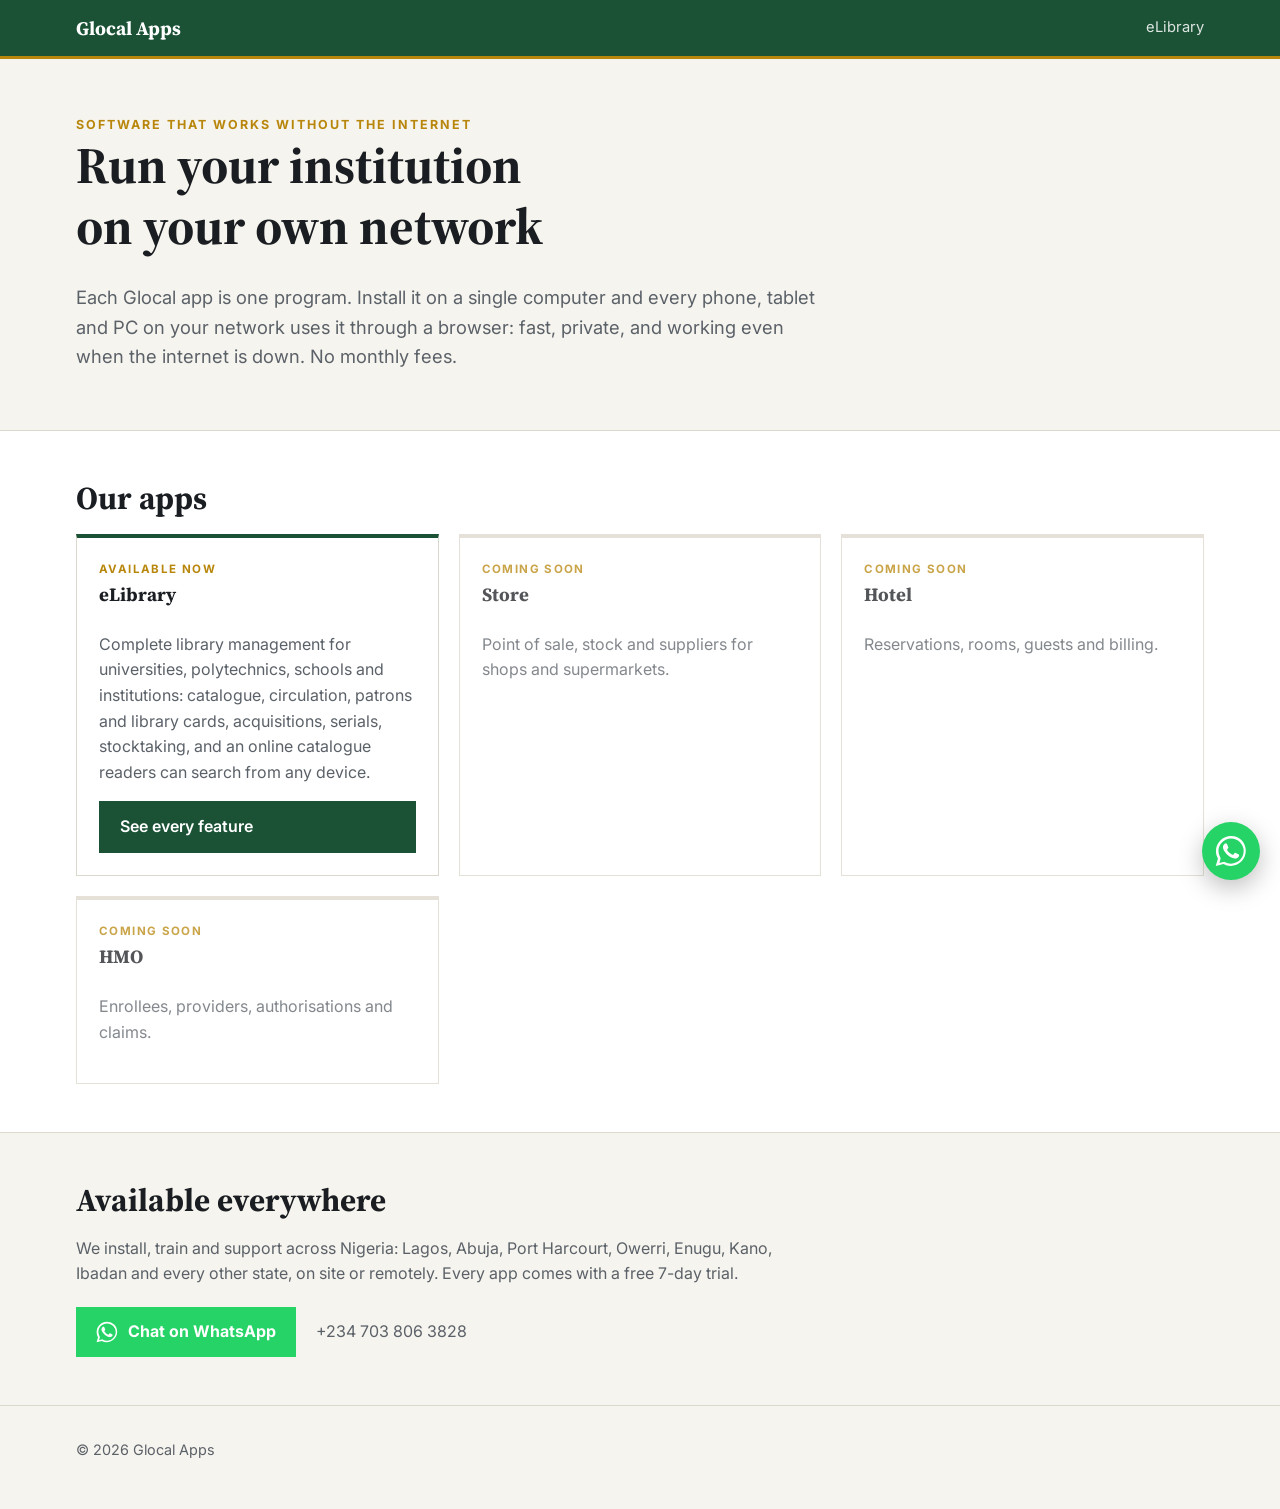
<file: index.html>
<!doctype html>
<html lang="en">
<head>
  <meta charset="utf-8">
  <meta name="viewport" content="width=device-width, initial-scale=1">
  <title>Glocal Apps</title>
  <meta name="description" content="Business software that runs on your own network, with no internet needed: eLibrary and more. Available across Nigeria.">
  <link rel="preconnect" href="https://fonts.googleapis.com">
  <link href="https://fonts.googleapis.com/css2?family=Inter:wght@400;600;700&family=Source+Serif+4:wght@600;700&display=swap" rel="stylesheet">
  <link rel="stylesheet" href="assets/site.css">
</head>
<body>
  <header class="bar">
    <div class="wrap">
      <a class="brand" href="./">Glocal Apps</a>
      <nav><a href="elibrary/">eLibrary</a></nav>
    </div>
  </header>

  <main>
    <section class="hero">
      <div class="wrap">
        <div class="eyebrow">Software that works without the internet</div>
        <h1>Run your institution on your own network</h1>
        <p class="lede">
          Each Glocal app is one program. Install it on a single computer and every phone, tablet and
          PC on your network uses it through a browser: fast, private, and working even when the
          internet is down. No monthly fees.
        </p>
      </div>
    </section>

    <section class="alt">
      <div class="wrap">
        <h2>Our apps</h2>
        <div class="apps">
          <article class="app">
            <span class="tag">Available now</span>
            <h3>eLibrary</h3>
            <p>Complete library management for universities, polytechnics, schools and institutions:
              catalogue, circulation, patrons and library cards, acquisitions, serials, stocktaking,
              and an online catalogue readers can search from any device.</p>
            <a class="btn" href="elibrary/">See every feature</a>
          </article>
          <article class="app soon">
            <span class="tag">Coming soon</span>
            <h3>Store</h3>
            <p>Point of sale, stock and suppliers for shops and supermarkets.</p>
          </article>
          <article class="app soon">
            <span class="tag">Coming soon</span>
            <h3>Hotel</h3>
            <p>Reservations, rooms, guests and billing.</p>
          </article>
          <article class="app soon">
            <span class="tag">Coming soon</span>
            <h3>HMO</h3>
            <p>Enrollees, providers, authorisations and claims.</p>
          </article>
        </div>
      </div>
    </section>

    <section>
      <div class="wrap">
        <h2>Available everywhere</h2>
        <p class="intro">
          We install, train and support across Nigeria: Lagos, Abuja, Port Harcourt, Owerri, Enugu,
          Kano, Ibadan and every other state, on site or remotely. Every app comes with a free
          7-day trial.
        </p>
        <div class="contact">
          <a class="wa" href="https://wa.me/2347038063828?text=Hello%2C%20I%20would%20like%20to%20know%20more%20about%20Glocal%20Apps." target="_blank" rel="noopener"><svg viewBox="0 0 24 24" fill="currentColor" aria-hidden="true"><path d="M17.47 14.38c-.3-.15-1.76-.87-2.03-.97-.27-.1-.47-.15-.67.15-.2.3-.77.97-.94 1.17-.17.2-.35.22-.64.07-.3-.15-1.26-.46-2.4-1.48-.89-.79-1.49-1.77-1.66-2.07-.17-.3-.02-.46.13-.61.13-.13.3-.35.45-.52.15-.17.2-.3.3-.5.1-.2.05-.37-.02-.52-.08-.15-.67-1.62-.92-2.22-.24-.58-.49-.5-.67-.51h-.57c-.2 0-.52.07-.79.37-.27.3-1.04 1.02-1.04 2.48s1.07 2.88 1.21 3.08c.15.2 2.1 3.2 5.08 4.49.71.31 1.26.49 1.69.63.71.22 1.36.19 1.87.12.57-.09 1.76-.72 2.01-1.41.25-.7.25-1.29.17-1.41-.07-.13-.27-.2-.57-.35zM12.05 21.5h-.01a9.4 9.4 0 0 1-4.8-1.32l-.34-.2-3.57.94.95-3.48-.22-.36a9.43 9.43 0 0 1-1.45-5.03c0-5.2 4.24-9.43 9.45-9.43 2.52 0 4.89.98 6.67 2.77a9.37 9.37 0 0 1 2.76 6.67c0 5.2-4.24 9.44-9.44 9.44zm8.03-17.47A11.29 11.29 0 0 0 12.05.7C5.8.7.7 5.78.7 12.04c0 2 .52 3.95 1.52 5.67L.6 23.3l5.73-1.5a11.3 11.3 0 0 0 5.42 1.38h.01c6.25 0 11.34-5.09 11.34-11.34 0-3.03-1.18-5.88-3.32-8.02z"/></svg> Chat on WhatsApp</a>
          <span class="num">+234 703 806 3828</span>
        </div>
      </div>
    </section>
  </main>

  <a class="wa-float" href="https://wa.me/2347038063828?text=Hello%2C%20I%20would%20like%20to%20know%20more%20about%20Glocal%20Apps." target="_blank" rel="noopener" aria-label="Chat with us on WhatsApp" title="Chat with us on WhatsApp"><svg viewBox="0 0 24 24" fill="currentColor" aria-hidden="true"><path d="M17.47 14.38c-.3-.15-1.76-.87-2.03-.97-.27-.1-.47-.15-.67.15-.2.3-.77.97-.94 1.17-.17.2-.35.22-.64.07-.3-.15-1.26-.46-2.4-1.48-.89-.79-1.49-1.77-1.66-2.07-.17-.3-.02-.46.13-.61.13-.13.3-.35.45-.52.15-.17.2-.3.3-.5.1-.2.05-.37-.02-.52-.08-.15-.67-1.62-.92-2.22-.24-.58-.49-.5-.67-.51h-.57c-.2 0-.52.07-.79.37-.27.3-1.04 1.02-1.04 2.48s1.07 2.88 1.21 3.08c.15.2 2.1 3.2 5.08 4.49.71.31 1.26.49 1.69.63.71.22 1.36.19 1.87.12.57-.09 1.76-.72 2.01-1.41.25-.7.25-1.29.17-1.41-.07-.13-.27-.2-.57-.35zM12.05 21.5h-.01a9.4 9.4 0 0 1-4.8-1.32l-.34-.2-3.57.94.95-3.48-.22-.36a9.43 9.43 0 0 1-1.45-5.03c0-5.2 4.24-9.43 9.45-9.43 2.52 0 4.89.98 6.67 2.77a9.37 9.37 0 0 1 2.76 6.67c0 5.2-4.24 9.44-9.44 9.44zm8.03-17.47A11.29 11.29 0 0 0 12.05.7C5.8.7.7 5.78.7 12.04c0 2 .52 3.95 1.52 5.67L.6 23.3l5.73-1.5a11.3 11.3 0 0 0 5.42 1.38h.01c6.25 0 11.34-5.09 11.34-11.34 0-3.03-1.18-5.88-3.32-8.02z"/></svg></a>

  <footer>
    <div class="wrap">© 2026 Glocal Apps</div>
  </footer>
</body>
</html>
</file>
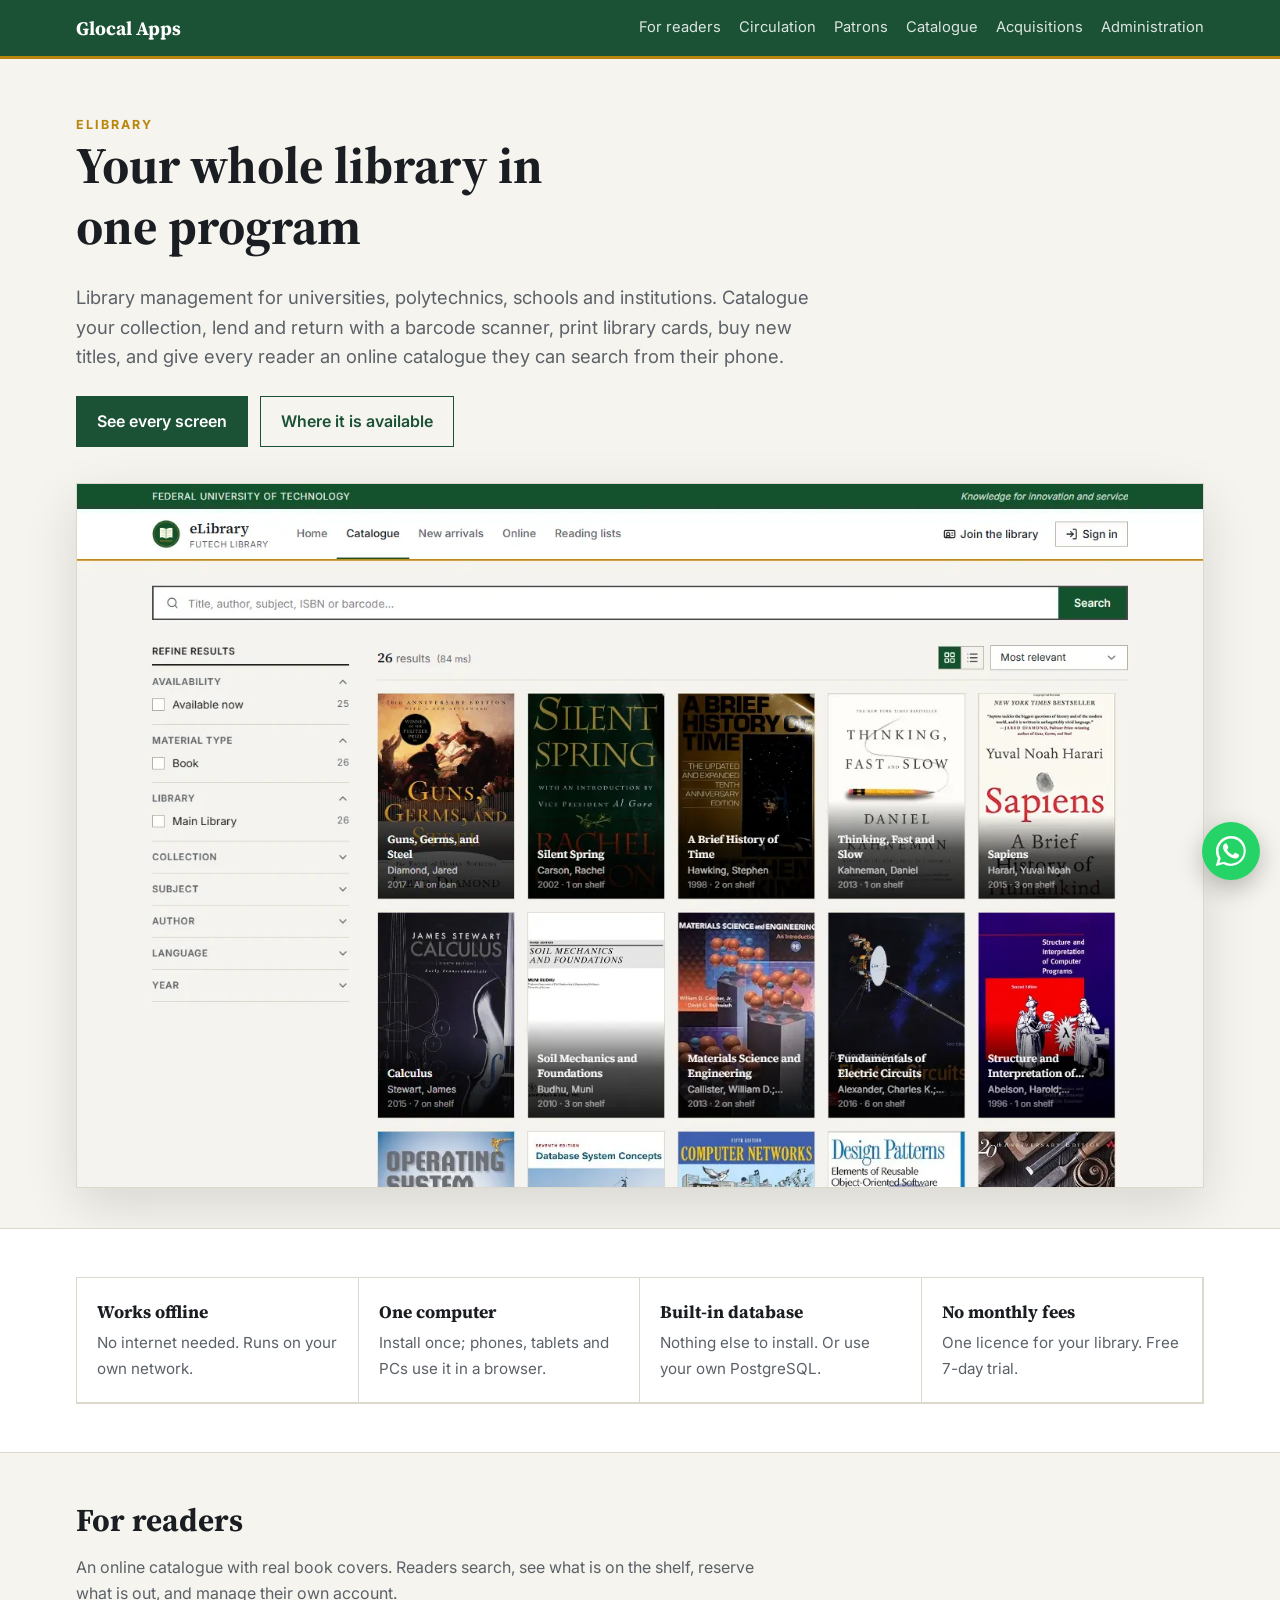
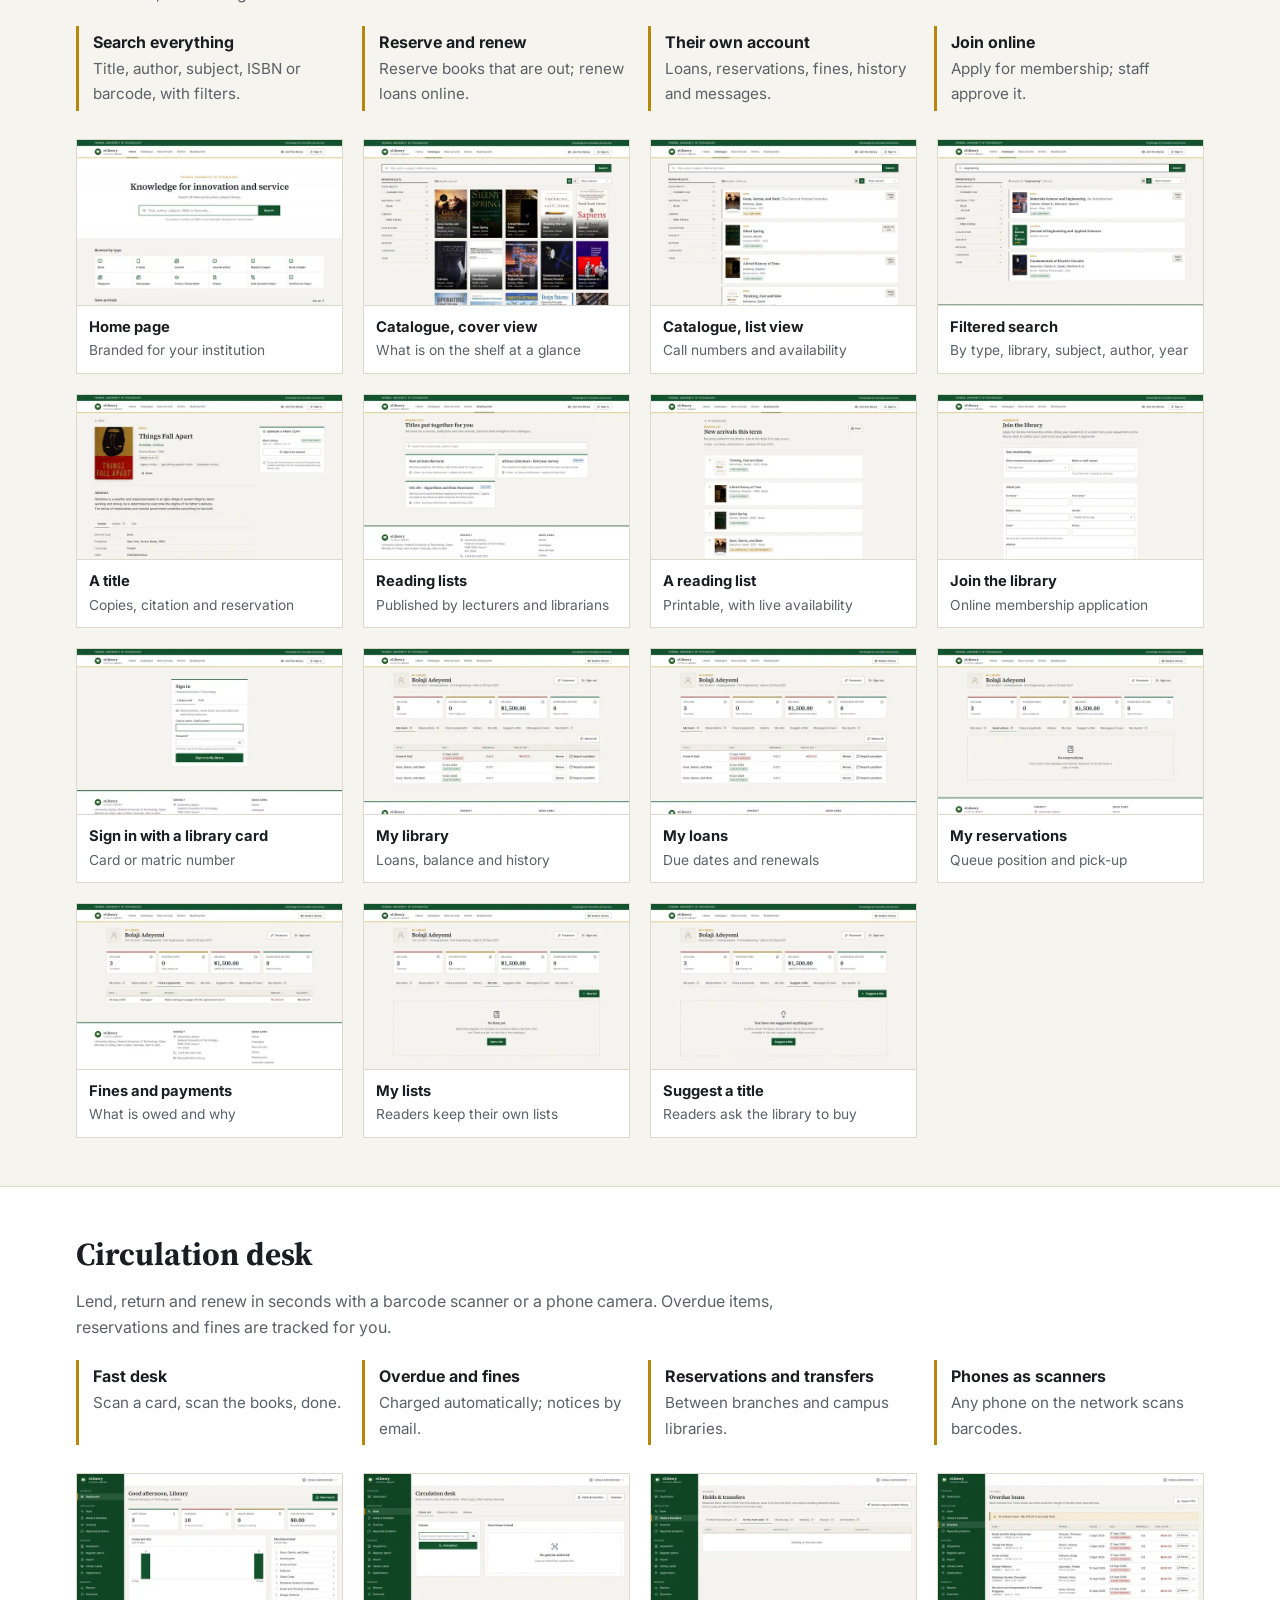
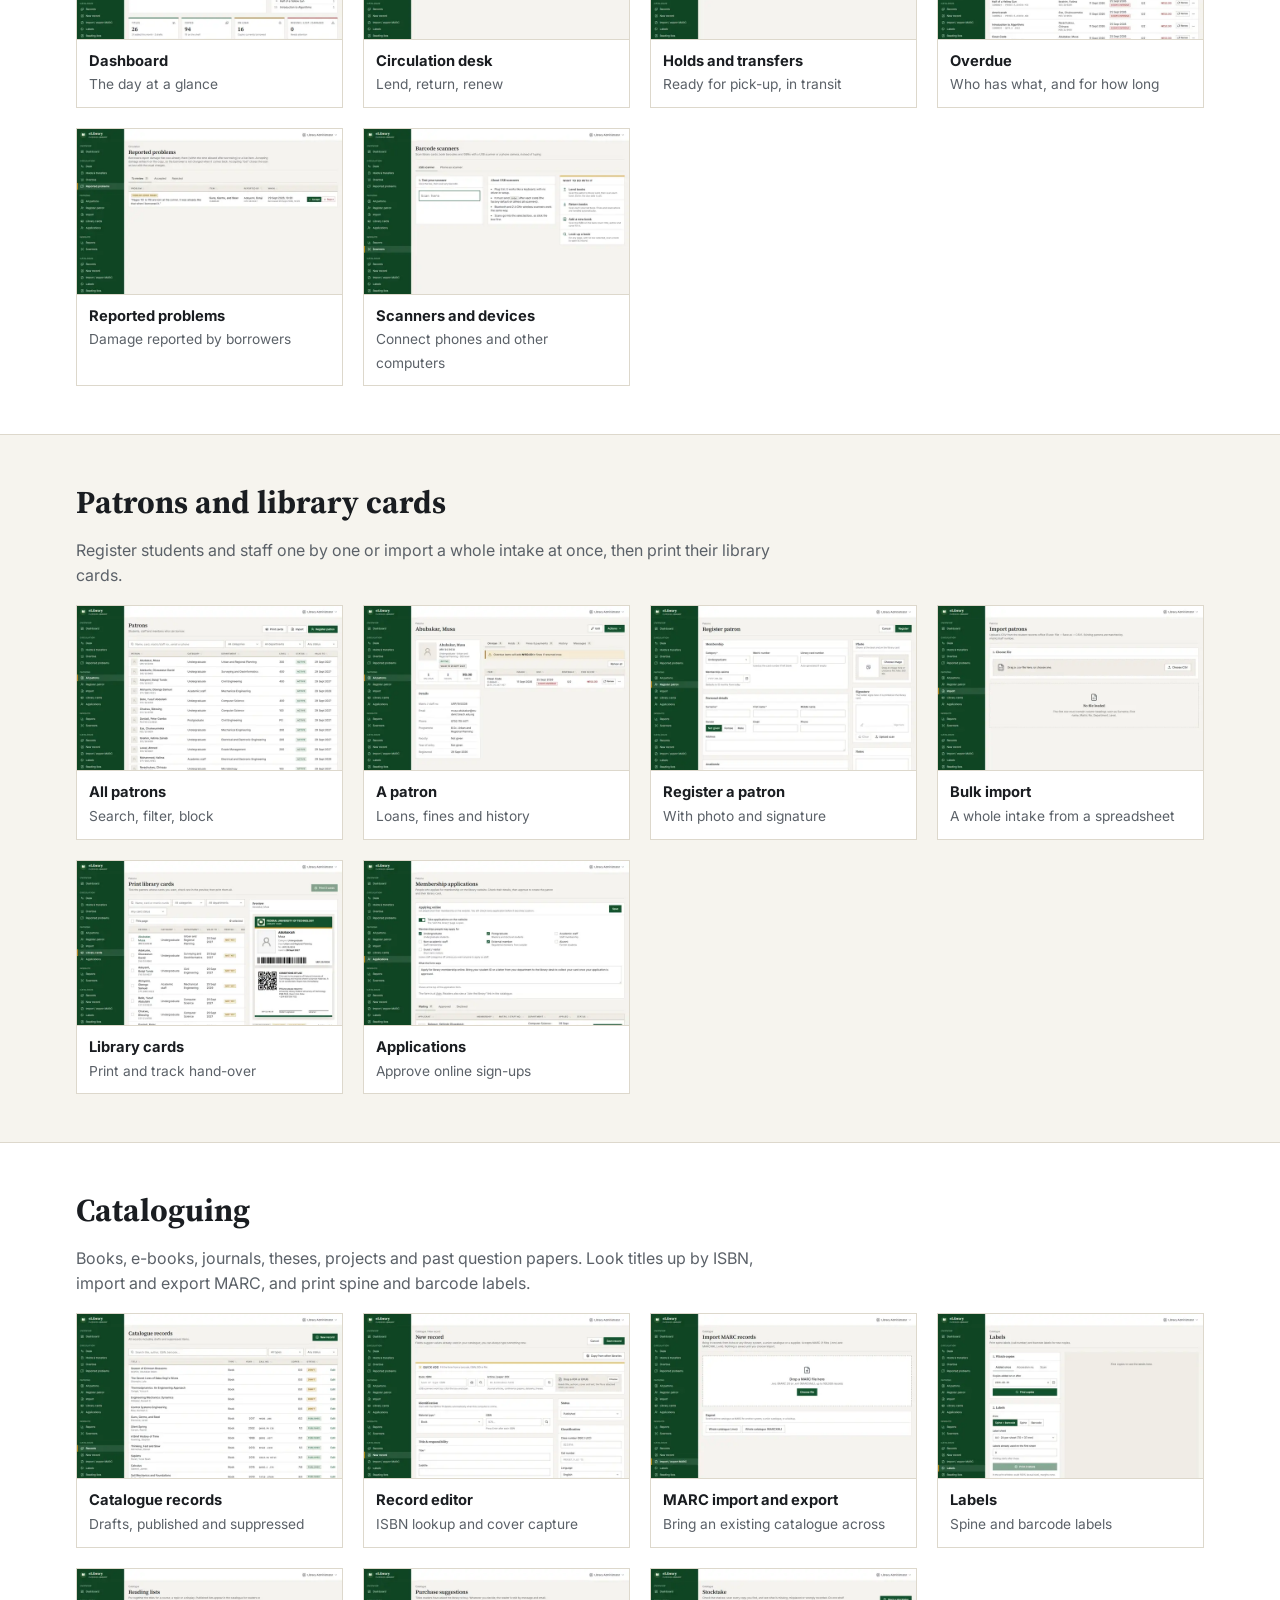
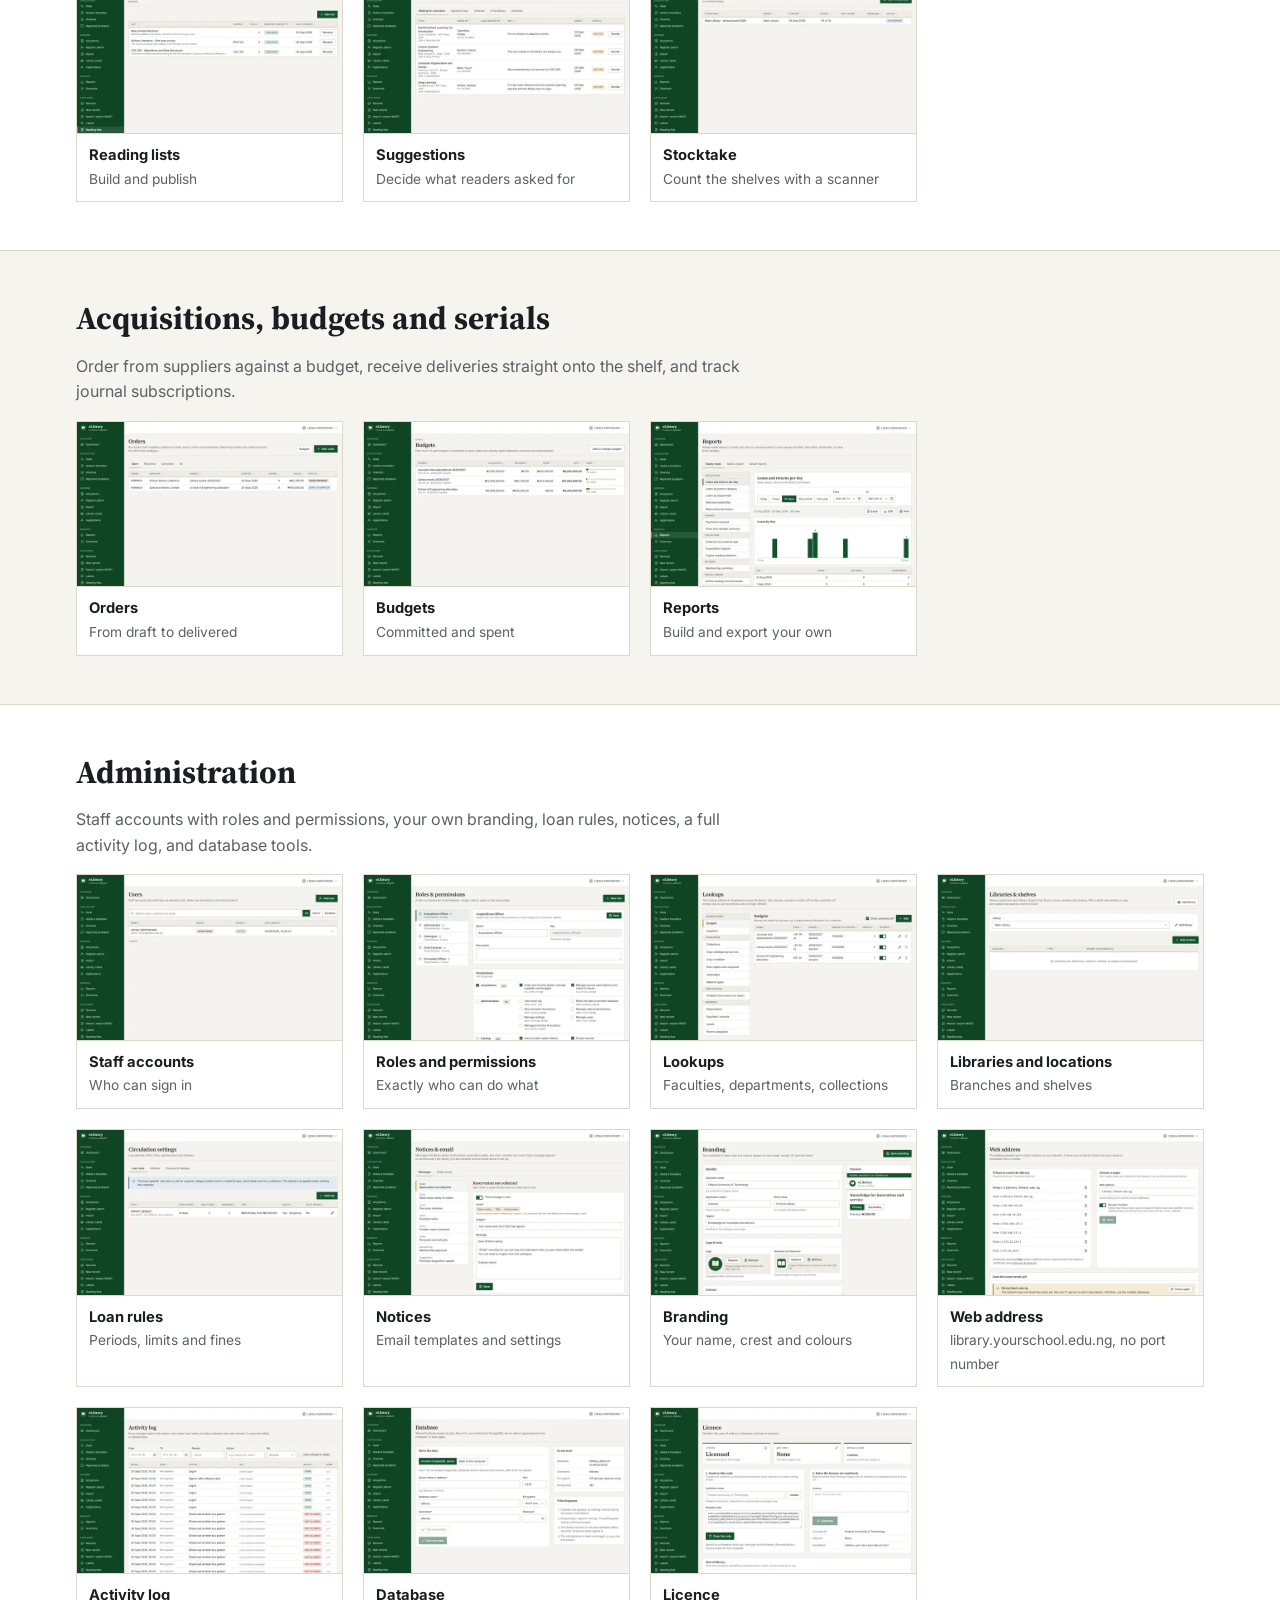
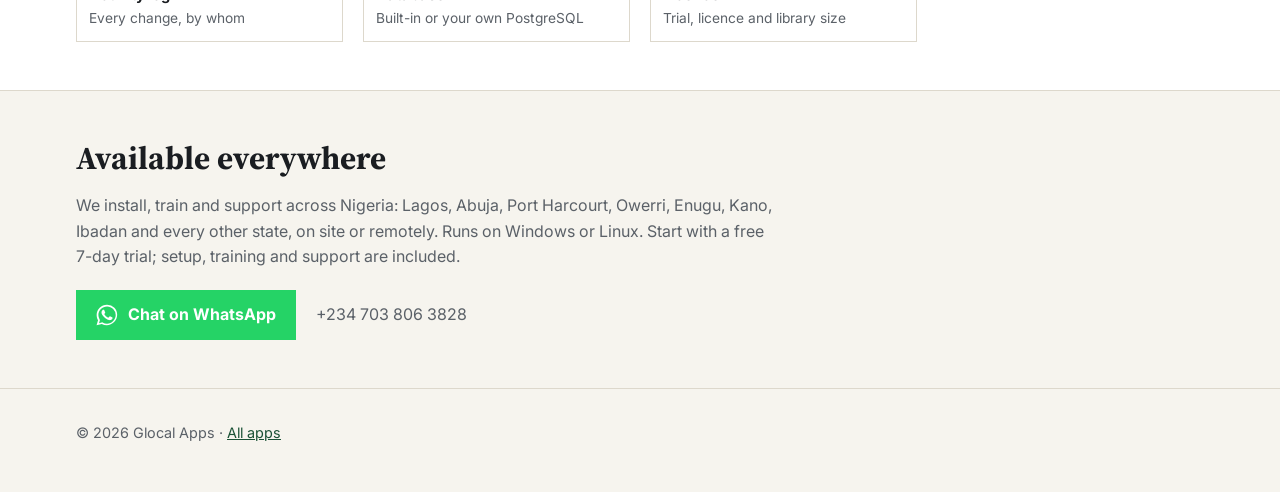
<file: elibrary/index.html>
<!doctype html>
<html lang="en">
<head>
  <meta charset="utf-8">
  <meta name="viewport" content="width=device-width, initial-scale=1">
  <title>eLibrary</title>
  <meta name="description" content="Library management software for universities, polytechnics and schools. Catalogue, circulation, library cards, acquisitions and an online catalogue. Works offline. Available across Nigeria.">
  <meta property="og:title" content="eLibrary: library management that works offline">
  <meta property="og:description" content="Catalogue, circulation, library cards, acquisitions and an online catalogue for readers. Available across Nigeria.">
  <meta property="og:image" content="https://phestplus.github.io/glocal-apps/elibrary/screens/og/01-home.jpg">
  <meta property="og:image:width" content="1200">
  <meta property="og:image:height" content="630">
  <link rel="preconnect" href="https://fonts.googleapis.com">
  <link href="https://fonts.googleapis.com/css2?family=Inter:wght@400;600;700&family=Source+Serif+4:wght@600;700&display=swap" rel="stylesheet">
  <link rel="stylesheet" href="../assets/site.css">
</head>
<body>
  <header class="bar">
    <div class="wrap">
      <a class="brand" href="../">Glocal Apps</a>
      <nav>
        <a href="#readers">For readers</a>
        <a href="#desk">Circulation</a>
        <a href="#patrons">Patrons</a>
        <a href="#catalogue">Catalogue</a>
        <a href="#buying">Acquisitions</a>
        <a href="#admin">Administration</a>
      </nav>
    </div>
  </header>

  <main>
    <section class="hero">
      <div class="wrap">
        <div class="eyebrow">eLibrary</div>
        <h1>Your whole library in one program</h1>
        <p class="lede">
          Library management for universities, polytechnics, schools and institutions. Catalogue
          your collection, lend and return with a barcode scanner, print library cards, buy new
          titles, and give every reader an online catalogue they can search from their phone.
        </p>
        <div class="cta">
          <a class="btn" href="#readers">See every screen</a>
          <a class="btn ghost" href="#available">Where it is available</a>
        </div>
        <img class="hero-shot" src="screens/top/02-search-grid.webp" srcset="screens/top-720/02-search-grid.webp 720w, screens/top/02-search-grid.webp 1440w" sizes="(max-width: 1160px) 100vw, 1128px" alt="The eLibrary catalogue showing books with their covers" width="1440" height="900" fetchpriority="high">
      </div>
    </section>

    <section class="alt">
      <div class="wrap">
        <div class="facts">
          <div class="fact"><b>Works offline</b><span>No internet needed. Runs on your own network.</span></div>
          <div class="fact"><b>One computer</b><span>Install once; phones, tablets and PCs use it in a browser.</span></div>
          <div class="fact"><b>Built-in database</b><span>Nothing else to install. Or use your own PostgreSQL.</span></div>
          <div class="fact"><b>No monthly fees</b><span>One licence for your library. Free 7-day trial.</span></div>
        </div>
      </div>
    </section>

    <section id="readers">
      <div class="wrap">
        <h2>For readers</h2>
        <p class="intro">An online catalogue with real book covers. Readers search, see what is on the shelf, reserve what is out, and manage their own account.</p>
        <ul class="features">
          <li><b>Search everything</b><span>Title, author, subject, ISBN or barcode, with filters.</span></li>
          <li><b>Reserve and renew</b><span>Reserve books that are out; renew loans online.</span></li>
          <li><b>Their own account</b><span>Loans, reservations, fines, history and messages.</span></li>
          <li><b>Join online</b><span>Apply for membership; staff approve it.</span></li>
        </ul>
        <div class="shots">
          <figure class="shot" tabindex="0"><div class="frame"><img loading="lazy" decoding="async" src="screens/thumb/01-home.webp" data-full="screens/full/01-home.webp" width="640" height="400" alt=""></div><figcaption><b>Home page</b><span>Branded for your institution</span></figcaption></figure>
          <figure class="shot" tabindex="0"><div class="frame"><img loading="lazy" decoding="async" src="screens/thumb/02-search-grid.webp" data-full="screens/full/02-search-grid.webp" width="640" height="400" alt=""></div><figcaption><b>Catalogue, cover view</b><span>What is on the shelf at a glance</span></figcaption></figure>
          <figure class="shot" tabindex="0"><div class="frame"><img loading="lazy" decoding="async" src="screens/thumb/03-search-list.webp" data-full="screens/full/03-search-list.webp" width="640" height="400" alt=""></div><figcaption><b>Catalogue, list view</b><span>Call numbers and availability</span></figcaption></figure>
          <figure class="shot" tabindex="0"><div class="frame"><img loading="lazy" decoding="async" src="screens/thumb/04-search-filtered.webp" data-full="screens/full/04-search-filtered.webp" width="640" height="400" alt=""></div><figcaption><b>Filtered search</b><span>By type, library, subject, author, year</span></figcaption></figure>
          <figure class="shot" tabindex="0"><div class="frame"><img loading="lazy" decoding="async" src="screens/thumb/05-record.webp" data-full="screens/full/05-record.webp" width="640" height="400" alt=""></div><figcaption><b>A title</b><span>Copies, citation and reservation</span></figcaption></figure>
          <figure class="shot" tabindex="0"><div class="frame"><img loading="lazy" decoding="async" src="screens/thumb/06-reading-lists.webp" data-full="screens/full/06-reading-lists.webp" width="640" height="400" alt=""></div><figcaption><b>Reading lists</b><span>Published by lecturers and librarians</span></figcaption></figure>
          <figure class="shot" tabindex="0"><div class="frame"><img loading="lazy" decoding="async" src="screens/thumb/07-reading-list.webp" data-full="screens/full/07-reading-list.webp" width="640" height="400" alt=""></div><figcaption><b>A reading list</b><span>Printable, with live availability</span></figcaption></figure>
          <figure class="shot" tabindex="0"><div class="frame"><img loading="lazy" decoding="async" src="screens/thumb/08-join.webp" data-full="screens/full/08-join.webp" width="640" height="400" alt=""></div><figcaption><b>Join the library</b><span>Online membership application</span></figcaption></figure>
          <figure class="shot" tabindex="0"><div class="frame"><img loading="lazy" decoding="async" src="screens/thumb/09-login-card.webp" data-full="screens/full/09-login-card.webp" width="640" height="400" alt=""></div><figcaption><b>Sign in with a library card</b><span>Card or matric number</span></figcaption></figure>
          <figure class="shot" tabindex="0"><div class="frame"><img loading="lazy" decoding="async" src="screens/thumb/11-my-library.webp" data-full="screens/full/11-my-library.webp" width="640" height="400" alt=""></div><figcaption><b>My library</b><span>Loans, balance and history</span></figcaption></figure>
          <figure class="shot" tabindex="0"><div class="frame"><img loading="lazy" decoding="async" src="screens/thumb/12-my-loans.webp" data-full="screens/full/12-my-loans.webp" width="640" height="400" alt=""></div><figcaption><b>My loans</b><span>Due dates and renewals</span></figcaption></figure>
          <figure class="shot" tabindex="0"><div class="frame"><img loading="lazy" decoding="async" src="screens/thumb/13-my-reservations.webp" data-full="screens/full/13-my-reservations.webp" width="640" height="400" alt=""></div><figcaption><b>My reservations</b><span>Queue position and pick-up</span></figcaption></figure>
          <figure class="shot" tabindex="0"><div class="frame"><img loading="lazy" decoding="async" src="screens/thumb/14-my-fines.webp" data-full="screens/full/14-my-fines.webp" width="640" height="400" alt=""></div><figcaption><b>Fines and payments</b><span>What is owed and why</span></figcaption></figure>
          <figure class="shot" tabindex="0"><div class="frame"><img loading="lazy" decoding="async" src="screens/thumb/15-my-lists.webp" data-full="screens/full/15-my-lists.webp" width="640" height="400" alt=""></div><figcaption><b>My lists</b><span>Readers keep their own lists</span></figcaption></figure>
          <figure class="shot" tabindex="0"><div class="frame"><img loading="lazy" decoding="async" src="screens/thumb/16-my-suggestions.webp" data-full="screens/full/16-my-suggestions.webp" width="640" height="400" alt=""></div><figcaption><b>Suggest a title</b><span>Readers ask the library to buy</span></figcaption></figure>
        </div>
      </div>
    </section>

    <section id="desk" class="alt">
      <div class="wrap">
        <h2>Circulation desk</h2>
        <p class="intro">Lend, return and renew in seconds with a barcode scanner or a phone camera. Overdue items, reservations and fines are tracked for you.</p>
        <ul class="features">
          <li><b>Fast desk</b><span>Scan a card, scan the books, done.</span></li>
          <li><b>Overdue and fines</b><span>Charged automatically; notices by email.</span></li>
          <li><b>Reservations and transfers</b><span>Between branches and campus libraries.</span></li>
          <li><b>Phones as scanners</b><span>Any phone on the network scans barcodes.</span></li>
        </ul>
        <div class="shots">
          <figure class="shot" tabindex="0"><div class="frame"><img loading="lazy" decoding="async" src="screens/thumb/20-dashboard.webp" data-full="screens/full/20-dashboard.webp" width="640" height="400" alt=""></div><figcaption><b>Dashboard</b><span>The day at a glance</span></figcaption></figure>
          <figure class="shot" tabindex="0"><div class="frame"><img loading="lazy" decoding="async" src="screens/thumb/21-circulation-desk.webp" data-full="screens/full/21-circulation-desk.webp" width="640" height="400" alt=""></div><figcaption><b>Circulation desk</b><span>Lend, return, renew</span></figcaption></figure>
          <figure class="shot" tabindex="0"><div class="frame"><img loading="lazy" decoding="async" src="screens/thumb/22-holds-transfers.webp" data-full="screens/full/22-holds-transfers.webp" width="640" height="400" alt=""></div><figcaption><b>Holds and transfers</b><span>Ready for pick-up, in transit</span></figcaption></figure>
          <figure class="shot" tabindex="0"><div class="frame"><img loading="lazy" decoding="async" src="screens/thumb/23-overdue.webp" data-full="screens/full/23-overdue.webp" width="640" height="400" alt=""></div><figcaption><b>Overdue</b><span>Who has what, and for how long</span></figcaption></figure>
          <figure class="shot" tabindex="0"><div class="frame"><img loading="lazy" decoding="async" src="screens/thumb/24-reported-problems.webp" data-full="screens/full/24-reported-problems.webp" width="640" height="400" alt=""></div><figcaption><b>Reported problems</b><span>Damage reported by borrowers</span></figcaption></figure>
          <figure class="shot" tabindex="0"><div class="frame"><img loading="lazy" decoding="async" src="screens/thumb/41-scanners.webp" data-full="screens/full/41-scanners.webp" width="640" height="400" alt=""></div><figcaption><b>Scanners and devices</b><span>Connect phones and other computers</span></figcaption></figure>
        </div>
      </div>
    </section>

    <section id="patrons">
      <div class="wrap">
        <h2>Patrons and library cards</h2>
        <p class="intro">Register students and staff one by one or import a whole intake at once, then print their library cards.</p>
        <div class="shots">
          <figure class="shot" tabindex="0"><div class="frame"><img loading="lazy" decoding="async" src="screens/thumb/25-patrons.webp" data-full="screens/full/25-patrons.webp" width="640" height="400" alt=""></div><figcaption><b>All patrons</b><span>Search, filter, block</span></figcaption></figure>
          <figure class="shot" tabindex="0"><div class="frame"><img loading="lazy" decoding="async" src="screens/thumb/25b-patron-view.webp" data-full="screens/full/25b-patron-view.webp" width="640" height="400" alt=""></div><figcaption><b>A patron</b><span>Loans, fines and history</span></figcaption></figure>
          <figure class="shot" tabindex="0"><div class="frame"><img loading="lazy" decoding="async" src="screens/thumb/26-patron-new.webp" data-full="screens/full/26-patron-new.webp" width="640" height="400" alt=""></div><figcaption><b>Register a patron</b><span>With photo and signature</span></figcaption></figure>
          <figure class="shot" tabindex="0"><div class="frame"><img loading="lazy" decoding="async" src="screens/thumb/27-patron-import.webp" data-full="screens/full/27-patron-import.webp" width="640" height="400" alt=""></div><figcaption><b>Bulk import</b><span>A whole intake from a spreadsheet</span></figcaption></figure>
          <figure class="shot" tabindex="0"><div class="frame"><img loading="lazy" decoding="async" src="screens/thumb/28-library-cards.webp" data-full="screens/full/28-library-cards.webp" width="640" height="400" alt=""></div><figcaption><b>Library cards</b><span>Print and track hand-over</span></figcaption></figure>
          <figure class="shot" tabindex="0"><div class="frame"><img loading="lazy" decoding="async" src="screens/thumb/29-applications.webp" data-full="screens/full/29-applications.webp" width="640" height="400" alt=""></div><figcaption><b>Applications</b><span>Approve online sign-ups</span></figcaption></figure>
        </div>
      </div>
    </section>

    <section id="catalogue" class="alt">
      <div class="wrap">
        <h2>Cataloguing</h2>
        <p class="intro">Books, e-books, journals, theses, projects and past question papers. Look titles up by ISBN, import and export MARC, and print spine and barcode labels.</p>
        <div class="shots">
          <figure class="shot" tabindex="0"><div class="frame"><img loading="lazy" decoding="async" src="screens/thumb/30-catalogue.webp" data-full="screens/full/30-catalogue.webp" width="640" height="400" alt=""></div><figcaption><b>Catalogue records</b><span>Drafts, published and suppressed</span></figcaption></figure>
          <figure class="shot" tabindex="0"><div class="frame"><img loading="lazy" decoding="async" src="screens/thumb/31-record-editor.webp" data-full="screens/full/31-record-editor.webp" width="640" height="400" alt=""></div><figcaption><b>Record editor</b><span>ISBN lookup and cover capture</span></figcaption></figure>
          <figure class="shot" tabindex="0"><div class="frame"><img loading="lazy" decoding="async" src="screens/thumb/32-marc-import.webp" data-full="screens/full/32-marc-import.webp" width="640" height="400" alt=""></div><figcaption><b>MARC import and export</b><span>Bring an existing catalogue across</span></figcaption></figure>
          <figure class="shot" tabindex="0"><div class="frame"><img loading="lazy" decoding="async" src="screens/thumb/33-labels.webp" data-full="screens/full/33-labels.webp" width="640" height="400" alt=""></div><figcaption><b>Labels</b><span>Spine and barcode labels</span></figcaption></figure>
          <figure class="shot" tabindex="0"><div class="frame"><img loading="lazy" decoding="async" src="screens/thumb/34-reading-lists.webp" data-full="screens/full/34-reading-lists.webp" width="640" height="400" alt=""></div><figcaption><b>Reading lists</b><span>Build and publish</span></figcaption></figure>
          <figure class="shot" tabindex="0"><div class="frame"><img loading="lazy" decoding="async" src="screens/thumb/35-suggestions.webp" data-full="screens/full/35-suggestions.webp" width="640" height="400" alt=""></div><figcaption><b>Suggestions</b><span>Decide what readers asked for</span></figcaption></figure>
          <figure class="shot" tabindex="0"><div class="frame"><img loading="lazy" decoding="async" src="screens/thumb/36-stocktake.webp" data-full="screens/full/36-stocktake.webp" width="640" height="400" alt=""></div><figcaption><b>Stocktake</b><span>Count the shelves with a scanner</span></figcaption></figure>
        </div>
      </div>
    </section>

    <section id="buying">
      <div class="wrap">
        <h2>Acquisitions, budgets and serials</h2>
        <p class="intro">Order from suppliers against a budget, receive deliveries straight onto the shelf, and track journal subscriptions.</p>
        <div class="shots">
          <figure class="shot" tabindex="0"><div class="frame"><img loading="lazy" decoding="async" src="screens/thumb/37-acquisitions.webp" data-full="screens/full/37-acquisitions.webp" width="640" height="400" alt=""></div><figcaption><b>Orders</b><span>From draft to delivered</span></figcaption></figure>
          <figure class="shot" tabindex="0"><div class="frame"><img loading="lazy" decoding="async" src="screens/thumb/38-budgets.webp" data-full="screens/full/38-budgets.webp" width="640" height="400" alt=""></div><figcaption><b>Budgets</b><span>Committed and spent</span></figcaption></figure>
          <figure class="shot" tabindex="0"><div class="frame"><img loading="lazy" decoding="async" src="screens/thumb/40-reports.webp" data-full="screens/full/40-reports.webp" width="640" height="400" alt=""></div><figcaption><b>Reports</b><span>Build and export your own</span></figcaption></figure>
        </div>
      </div>
    </section>

    <section id="admin" class="alt">
      <div class="wrap">
        <h2>Administration</h2>
        <p class="intro">Staff accounts with roles and permissions, your own branding, loan rules, notices, a full activity log, and database tools.</p>
        <div class="shots">
          <figure class="shot" tabindex="0"><div class="frame"><img loading="lazy" decoding="async" src="screens/thumb/50-admin-users.webp" data-full="screens/full/50-admin-users.webp" width="640" height="400" alt=""></div><figcaption><b>Staff accounts</b><span>Who can sign in</span></figcaption></figure>
          <figure class="shot" tabindex="0"><div class="frame"><img loading="lazy" decoding="async" src="screens/thumb/51-admin-roles.webp" data-full="screens/full/51-admin-roles.webp" width="640" height="400" alt=""></div><figcaption><b>Roles and permissions</b><span>Exactly who can do what</span></figcaption></figure>
          <figure class="shot" tabindex="0"><div class="frame"><img loading="lazy" decoding="async" src="screens/thumb/52-admin-lookups.webp" data-full="screens/full/52-admin-lookups.webp" width="640" height="400" alt=""></div><figcaption><b>Lookups</b><span>Faculties, departments, collections</span></figcaption></figure>
          <figure class="shot" tabindex="0"><div class="frame"><img loading="lazy" decoding="async" src="screens/thumb/53-admin-locations.webp" data-full="screens/full/53-admin-locations.webp" width="640" height="400" alt=""></div><figcaption><b>Libraries and locations</b><span>Branches and shelves</span></figcaption></figure>
          <figure class="shot" tabindex="0"><div class="frame"><img loading="lazy" decoding="async" src="screens/thumb/54-admin-circulation.webp" data-full="screens/full/54-admin-circulation.webp" width="640" height="400" alt=""></div><figcaption><b>Loan rules</b><span>Periods, limits and fines</span></figcaption></figure>
          <figure class="shot" tabindex="0"><div class="frame"><img loading="lazy" decoding="async" src="screens/thumb/55-admin-notices.webp" data-full="screens/full/55-admin-notices.webp" width="640" height="400" alt=""></div><figcaption><b>Notices</b><span>Email templates and settings</span></figcaption></figure>
          <figure class="shot" tabindex="0"><div class="frame"><img loading="lazy" decoding="async" src="screens/thumb/56-admin-branding.webp" data-full="screens/full/56-admin-branding.webp" width="640" height="400" alt=""></div><figcaption><b>Branding</b><span>Your name, crest and colours</span></figcaption></figure>
          <figure class="shot" tabindex="0"><div class="frame"><img loading="lazy" decoding="async" src="screens/thumb/60-admin-web-address.webp" data-full="screens/full/60-admin-web-address.webp" width="640" height="400" alt=""></div><figcaption><b>Web address</b><span>library.yourschool.edu.ng, no port number</span></figcaption></figure>
          <figure class="shot" tabindex="0"><div class="frame"><img loading="lazy" decoding="async" src="screens/thumb/57-admin-activity.webp" data-full="screens/full/57-admin-activity.webp" width="640" height="400" alt=""></div><figcaption><b>Activity log</b><span>Every change, by whom</span></figcaption></figure>
          <figure class="shot" tabindex="0"><div class="frame"><img loading="lazy" decoding="async" src="screens/thumb/58-admin-database.webp" data-full="screens/full/58-admin-database.webp" width="640" height="400" alt=""></div><figcaption><b>Database</b><span>Built-in or your own PostgreSQL</span></figcaption></figure>
          <figure class="shot" tabindex="0"><div class="frame"><img loading="lazy" decoding="async" src="screens/thumb/59-admin-license.webp" data-full="screens/full/59-admin-license.webp" width="640" height="400" alt=""></div><figcaption><b>Licence</b><span>Trial, licence and library size</span></figcaption></figure>
        </div>
      </div>
    </section>

    <section id="available">
      <div class="wrap">
        <h2>Available everywhere</h2>
        <p class="intro">
          We install, train and support across Nigeria: Lagos, Abuja, Port Harcourt, Owerri, Enugu,
          Kano, Ibadan and every other state, on site or remotely. Runs on Windows or Linux.
          Start with a free 7-day trial; setup, training and support are included.
        </p>
        <div class="contact">
          <a class="wa" href="https://wa.me/2347038063828?text=Hello%2C%20I%20would%20like%20to%20know%20more%20about%20eLibrary." target="_blank" rel="noopener"><svg viewBox="0 0 24 24" fill="currentColor" aria-hidden="true"><path d="M17.47 14.38c-.3-.15-1.76-.87-2.03-.97-.27-.1-.47-.15-.67.15-.2.3-.77.97-.94 1.17-.17.2-.35.22-.64.07-.3-.15-1.26-.46-2.4-1.48-.89-.79-1.49-1.77-1.66-2.07-.17-.3-.02-.46.13-.61.13-.13.3-.35.45-.52.15-.17.2-.3.3-.5.1-.2.05-.37-.02-.52-.08-.15-.67-1.62-.92-2.22-.24-.58-.49-.5-.67-.51h-.57c-.2 0-.52.07-.79.37-.27.3-1.04 1.02-1.04 2.48s1.07 2.88 1.21 3.08c.15.2 2.1 3.2 5.08 4.49.71.31 1.26.49 1.69.63.71.22 1.36.19 1.87.12.57-.09 1.76-.72 2.01-1.41.25-.7.25-1.29.17-1.41-.07-.13-.27-.2-.57-.35zM12.05 21.5h-.01a9.4 9.4 0 0 1-4.8-1.32l-.34-.2-3.57.94.95-3.48-.22-.36a9.43 9.43 0 0 1-1.45-5.03c0-5.2 4.24-9.43 9.45-9.43 2.52 0 4.89.98 6.67 2.77a9.37 9.37 0 0 1 2.76 6.67c0 5.2-4.24 9.44-9.44 9.44zm8.03-17.47A11.29 11.29 0 0 0 12.05.7C5.8.7.7 5.78.7 12.04c0 2 .52 3.95 1.52 5.67L.6 23.3l5.73-1.5a11.3 11.3 0 0 0 5.42 1.38h.01c6.25 0 11.34-5.09 11.34-11.34 0-3.03-1.18-5.88-3.32-8.02z"/></svg> Chat on WhatsApp</a>
          <span class="num">+234 703 806 3828</span>
        </div>
      </div>
    </section>
  </main>

  <a class="wa-float" href="https://wa.me/2347038063828?text=Hello%2C%20I%20would%20like%20to%20know%20more%20about%20eLibrary." target="_blank" rel="noopener" aria-label="Chat with us on WhatsApp" title="Chat with us on WhatsApp"><svg viewBox="0 0 24 24" fill="currentColor" aria-hidden="true"><path d="M17.47 14.38c-.3-.15-1.76-.87-2.03-.97-.27-.1-.47-.15-.67.15-.2.3-.77.97-.94 1.17-.17.2-.35.22-.64.07-.3-.15-1.26-.46-2.4-1.48-.89-.79-1.49-1.77-1.66-2.07-.17-.3-.02-.46.13-.61.13-.13.3-.35.45-.52.15-.17.2-.3.3-.5.1-.2.05-.37-.02-.52-.08-.15-.67-1.62-.92-2.22-.24-.58-.49-.5-.67-.51h-.57c-.2 0-.52.07-.79.37-.27.3-1.04 1.02-1.04 2.48s1.07 2.88 1.21 3.08c.15.2 2.1 3.2 5.08 4.49.71.31 1.26.49 1.69.63.71.22 1.36.19 1.87.12.57-.09 1.76-.72 2.01-1.41.25-.7.25-1.29.17-1.41-.07-.13-.27-.2-.57-.35zM12.05 21.5h-.01a9.4 9.4 0 0 1-4.8-1.32l-.34-.2-3.57.94.95-3.48-.22-.36a9.43 9.43 0 0 1-1.45-5.03c0-5.2 4.24-9.43 9.45-9.43 2.52 0 4.89.98 6.67 2.77a9.37 9.37 0 0 1 2.76 6.67c0 5.2-4.24 9.44-9.44 9.44zm8.03-17.47A11.29 11.29 0 0 0 12.05.7C5.8.7.7 5.78.7 12.04c0 2 .52 3.95 1.52 5.67L.6 23.3l5.73-1.5a11.3 11.3 0 0 0 5.42 1.38h.01c6.25 0 11.34-5.09 11.34-11.34 0-3.03-1.18-5.88-3.32-8.02z"/></svg></a>

  <footer>
    <div class="wrap">© 2026 Glocal Apps · <a href="../">All apps</a></div>
  </footer>

  <dialog id="lb" aria-label="Screenshot">
    <div class="lb-head"><b id="lb-title"></b><button type="button" id="lb-close">Close</button></div>
    <div class="lb-body"><img id="lb-img" alt=""></div>
  </dialog>
  <script>
    // Click (or Enter) on a screenshot to see it full size.
    const lb = document.getElementById("lb");
    const open = (fig) => {
      const img = fig.querySelector("img");
      document.getElementById("lb-img").src = img.dataset.full || img.src;
      document.getElementById("lb-title").textContent = fig.querySelector("figcaption b").textContent;
      lb.showModal();
    };
    document.querySelectorAll(".shot").forEach((fig) => {
      fig.addEventListener("click", () => open(fig));
      fig.addEventListener("keydown", (e) => { if (e.key === "Enter") open(fig); });
    });
    document.getElementById("lb-close").addEventListener("click", () => lb.close());
    lb.addEventListener("click", (e) => { if (e.target === lb) lb.close(); });
  </script>
</body>
</html>
</file>
<file: assets/site.css>
:root {
  --bg: #f6f4ee;
  --surface: #ffffff;
  --ink: #1a1d21;
  --muted: #5b6168;
  --line: #ddd8cc;
  --primary: #1b5236;
  --primary-ink: #ffffff;
  --accent: #b8860b;
  --radius: 0;
  --max: 1160px;
  color-scheme: light;
}
@media (prefers-color-scheme: dark) {
  :root {
    --bg: #121416;
    --surface: #1b1e21;
    --ink: #e8e6e1;
    --muted: #a3a8ae;
    --line: #2e3236;
    --primary: #3f8f63;
    --accent: #d8a93a;
    color-scheme: dark;
  }
}
* { box-sizing: border-box; }
html { scroll-behavior: smooth; }
body {
  margin: 0;
  background: var(--bg);
  color: var(--ink);
  font: 16px/1.6 "Inter", system-ui, -apple-system, "Segoe UI", sans-serif;
}
h1, h2, h3 { font-family: "Source Serif 4", Georgia, serif; line-height: 1.2; margin: 0 0 .5em; }
a { color: var(--primary); }
/* height: auto keeps the proportions when an image with width/height attributes is scaled
   down to fit; without it the attribute height sticks and the picture is squashed. */
img { max-width: 100%; height: auto; display: block; }
.wrap { max-width: var(--max); margin: 0 auto; padding: 0 16px; }

/* top bar */
.bar { background: var(--primary); color: var(--primary-ink); border-bottom: 3px solid var(--accent); }
.bar .wrap { display: flex; align-items: center; gap: 16px; min-height: 56px; }
.bar a { color: inherit; text-decoration: none; }
.brand { font-family: "Source Serif 4", Georgia, serif; font-weight: 700; font-size: 1.2rem; }
.bar nav { margin-left: auto; display: flex; gap: 18px; flex-wrap: wrap; font-size: .92rem; }
.bar nav a { opacity: .85; }
.bar nav a:hover { opacity: 1; text-decoration: underline; }

/* hero */
.hero { padding: 56px 0 40px; }
.eyebrow { color: var(--accent); font-weight: 700; letter-spacing: .16em; text-transform: uppercase; font-size: .78rem; }
.hero h1 { font-size: clamp(2rem, 5vw, 3.2rem); max-width: 18ch; }
.lede { font-size: 1.15rem; color: var(--muted); max-width: 62ch; }
.cta { display: flex; gap: 12px; flex-wrap: wrap; margin-top: 24px; }
.btn { display: inline-block; padding: 12px 20px; background: var(--primary); color: var(--primary-ink); text-decoration: none; font-weight: 600; border: 1px solid var(--primary); }
.btn.ghost { background: transparent; color: var(--primary); }
/* A full-page screenshot is very tall: show its top, cropped, never squeezed. */
.hero-shot { margin-top: 36px; width: 100%; aspect-ratio: 16 / 10; object-fit: cover; object-position: top; border: 1px solid var(--line); box-shadow: 0 18px 50px rgba(0,0,0,.12); }

/* facts */
.facts { display: grid; grid-template-columns: repeat(auto-fit, minmax(220px, 1fr)); gap: 0; border: 1px solid var(--line); background: var(--surface); }
.fact { padding: 20px; border-right: 1px solid var(--line); border-bottom: 1px solid var(--line); }
.fact b { display: block; font-family: "Source Serif 4", Georgia, serif; font-size: 1.1rem; margin-bottom: 4px; }
.fact span { color: var(--muted); font-size: .95rem; }

/* sections */
section { padding: 48px 0; }
section > .wrap > h2 { font-size: clamp(1.5rem, 3vw, 2rem); }
section > .wrap > p.intro { color: var(--muted); max-width: 70ch; margin-top: 0; }
.alt { background: var(--surface); border-top: 1px solid var(--line); border-bottom: 1px solid var(--line); }

/* feature list */
.features { display: grid; grid-template-columns: repeat(auto-fit, minmax(260px, 1fr)); gap: 16px; margin: 20px 0 28px; padding: 0; list-style: none; }
.features li { border-left: 3px solid var(--accent); padding: 4px 0 4px 14px; }
.features b { display: block; }
.features span { color: var(--muted); font-size: .95rem; }

/* screenshots */
.shots { display: grid; grid-template-columns: repeat(auto-fill, minmax(260px, 1fr)); gap: 20px; }
.shot { margin: 0; background: var(--surface); border: 1px solid var(--line); cursor: zoom-in; }
.shot .frame { aspect-ratio: 16 / 10; overflow: hidden; border-bottom: 1px solid var(--line); background: #e9e6de; }
.shot img { width: 100%; height: auto; object-fit: cover; object-position: top; }
.shot figcaption { padding: 10px 12px; font-size: .92rem; }
.shot figcaption b { display: block; }
.shot figcaption span { color: var(--muted); font-size: .86rem; }
.shot:focus-visible, .btn:focus-visible { outline: 3px solid var(--accent); outline-offset: 2px; }

/* app cards (home) */
.apps { display: grid; grid-template-columns: repeat(auto-fit, minmax(280px, 1fr)); gap: 20px; }
.app { background: var(--surface); border: 1px solid var(--line); border-top: 4px solid var(--primary); padding: 22px; display: flex; flex-direction: column; }
.app p { color: var(--muted); flex: 1; }
.app.soon { border-top-color: var(--line); opacity: .75; }
.tag { display: inline-block; font-size: .72rem; font-weight: 700; letter-spacing: .12em; text-transform: uppercase; color: var(--accent); margin-bottom: 6px; }

/* lightbox */
dialog { border: 0; padding: 0; max-width: min(1440px, 96vw); max-height: 94vh; background: var(--surface); color: var(--ink); }
dialog::backdrop { background: rgba(0,0,0,.75); }
dialog .lb-head { position: sticky; top: 0; display: flex; justify-content: space-between; align-items: center; gap: 12px; padding: 10px 14px; background: var(--surface); border-bottom: 1px solid var(--line); }
dialog button { font: inherit; padding: 6px 12px; border: 1px solid var(--line); background: var(--bg); color: var(--ink); cursor: pointer; }
dialog .lb-body { overflow: auto; max-height: calc(94vh - 52px); }

/* WhatsApp: a button in the page, and one that stays in the corner */
.wa { display: inline-flex; align-items: center; gap: 10px; padding: 12px 20px; background: #25d366; color: #fff; font-weight: 700; text-decoration: none; border: 0; }
.wa:hover { background: #1ebe5a; }
.wa svg { width: 22px; height: 22px; flex: none; }
.wa-float { position: fixed; right: 20px; bottom: 20px; z-index: 50; width: 58px; height: 58px; border-radius: 50%; display: grid; place-items: center; background: #25d366; color: #fff; box-shadow: 0 8px 24px rgba(0,0,0,.25); }
.wa-float:hover { background: #1ebe5a; }
.wa-float svg { width: 32px; height: 32px; }
.wa:focus-visible, .wa-float:focus-visible { outline: 3px solid var(--accent); outline-offset: 3px; }
.contact { margin-top: 20px; display: flex; flex-wrap: wrap; align-items: center; gap: 12px 20px; }
.contact .num { color: var(--muted); }

footer { padding: 32px 0 48px; color: var(--muted); font-size: .9rem; border-top: 1px solid var(--line); }

@media (max-width: 640px) {
  .hero { padding: 36px 0 24px; }
  .bar nav { display: none; }
}
</file>
